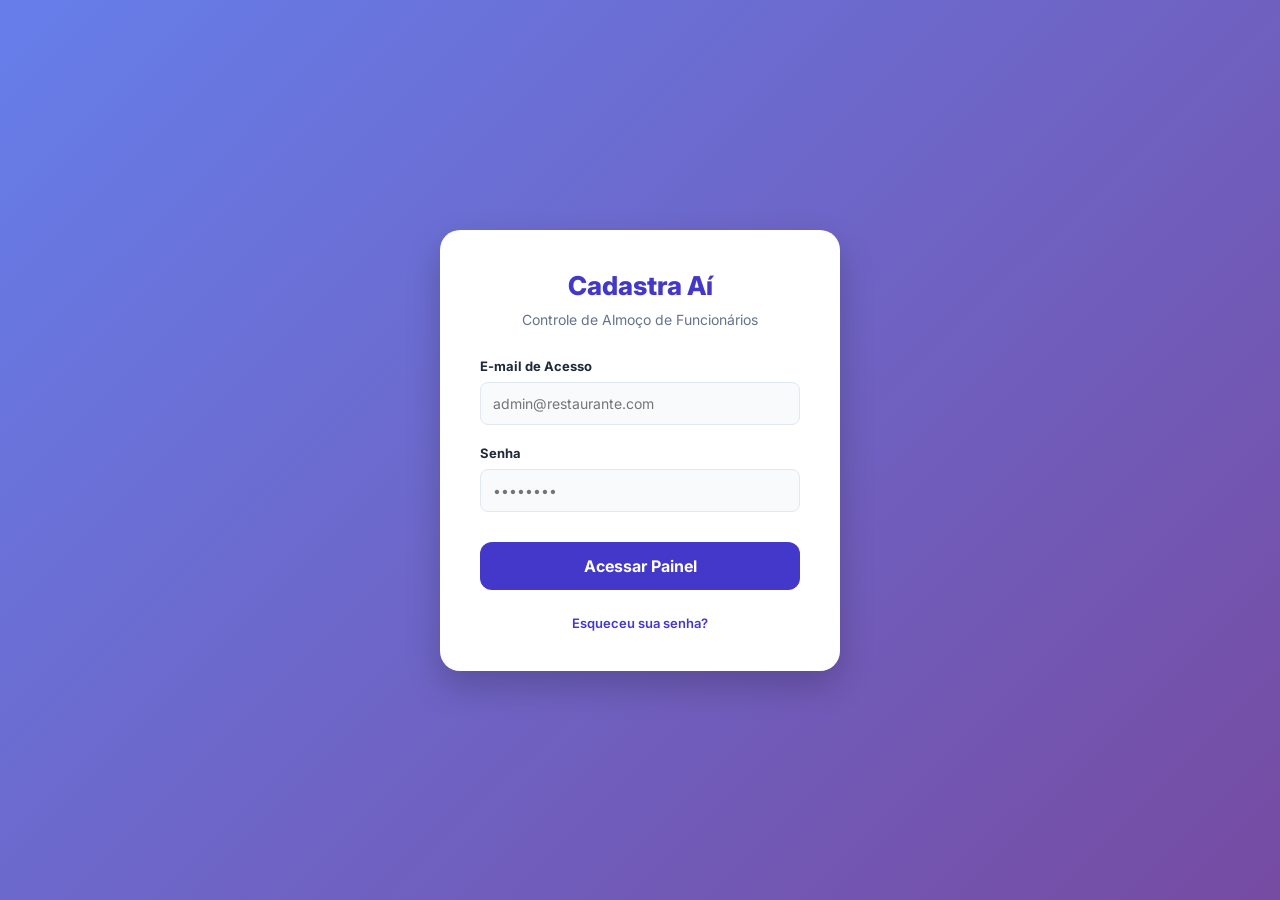
<file: index.html>
<!DOCTYPE html>
<html lang="pt-br">
<head>
    <meta charset="UTF-8">
    <meta name="viewport" content="width=device-width, initial-scale=1.0">
    <title>Login - Cadastra Aí</title>
    <link rel="stylesheet" href="dashboard.css">
    <style>
        
        body {
            display: flex;
            align-items: center;
            justify-content: center;
        }

        .login-card {
            background: white;
            padding: 40px;
            border-radius: 20px;
            box-shadow: 0 15px 35px rgba(0, 0, 0, 0.2);
            width: 100%;
            max-width: 400px;
            text-align: center;
        }

        .login-card h2 {
            color: #4338ca;
            font-weight: 800;
            margin-bottom: 10px;
            font-size: 26px;
        }

        .login-card p {
            color: #64748b;
            font-size: 14px;
            margin-bottom: 30px;
        }

        .form-group {
            text-align: left;
            margin-bottom: 20px;
        }

        .form-group label {
            display: block;
            font-size: 13px;
            font-weight: 700;
            color: #1e293b;
            margin-bottom: 8px;
        }

        .btn-login {
            width: 100%;
            padding: 14px;
            background: #4338ca;
            color: white;
            border: none;
            border-radius: 12px;
            font-size: 16px;
            font-weight: 700;
            cursor: pointer;
            transition: all 0.3s ease;
            margin-top: 10px;
        }

        .btn-login:hover {
            background: #3730a3;
            transform: translateY(-2px);
            box-shadow: 0 8px 20px rgba(67, 56, 202, 0.3);
        }

        #errorMessage {
            background: #fee2e2;
            color: #ef4444;
            padding: 12px;
            border-radius: 10px;
            border: 1px solid #fecaca;
            font-size: 13px;
            margin-top: 20px;
            display: none; 
            font-weight: 600;
        }

        .login-footer {
            margin-top: 25px;
            font-size: 13px;
        }

        .login-footer a {
            color: #4338ca;
            text-decoration: none;
            font-weight: 600;
        }
    </style>
</head>
<body>

    <div class="login-card">
        <h2>Cadastra Aí</h2>
        <p>Controle de Almoço de Funcionários</p>

        <form id="loginForm">
            <div class="form-group">
                <label for="email">E-mail de Acesso</label>
                <input type="email" id="email" placeholder="admin@restaurante.com" required 
                       style="width: 100%; padding: 12px; border-radius: 8px; border: 1px solid #e2e8f0;">
            </div>

            <div class="form-group">
                <label for="password">Senha</label>
                <input type="password" id="password" placeholder="••••••••" required
                       style="width: 100%; padding: 12px; border-radius: 8px; border: 1px solid #e2e8f0;">
            </div>

            <button type="submit" class="btn-login">Acessar Painel</button>
            
            <div id="errorMessage">
                ❌ E-mail ou senha incorretos!
            </div>
        </form>

        <div class="login-footer">
            <a href="#">Esqueceu sua senha?</a>
        </div>
    </div>

    <script>
        document.getElementById('loginForm').addEventListener('submit', function(event) {
            event.preventDefault(); 

            // credenciais Fictícias por enquanto (substituir por autenticação real no futuro)

            const emailCorreto = "admin@restaurante.com";
            const senhaCorreta = "123456";

            const emailDigitado = document.getElementById('email').value;
            const senhaDigitada = document.getElementById('password').value;
            const msgErro = document.getElementById('errorMessage');

            
            if (emailDigitado === emailCorreto && senhaDigitada === senhaCorreta) {
                
                window.location.href = "dashboard.html";
            } else {
                
                msgErro.style.display = "block";
                
             
                document.getElementById('password').value = "";
                
                
                setTimeout(() => {
                    msgErro.style.display = "none";
                }, 3000);
            }
        });
    </script>

</body>
</html>
</file>
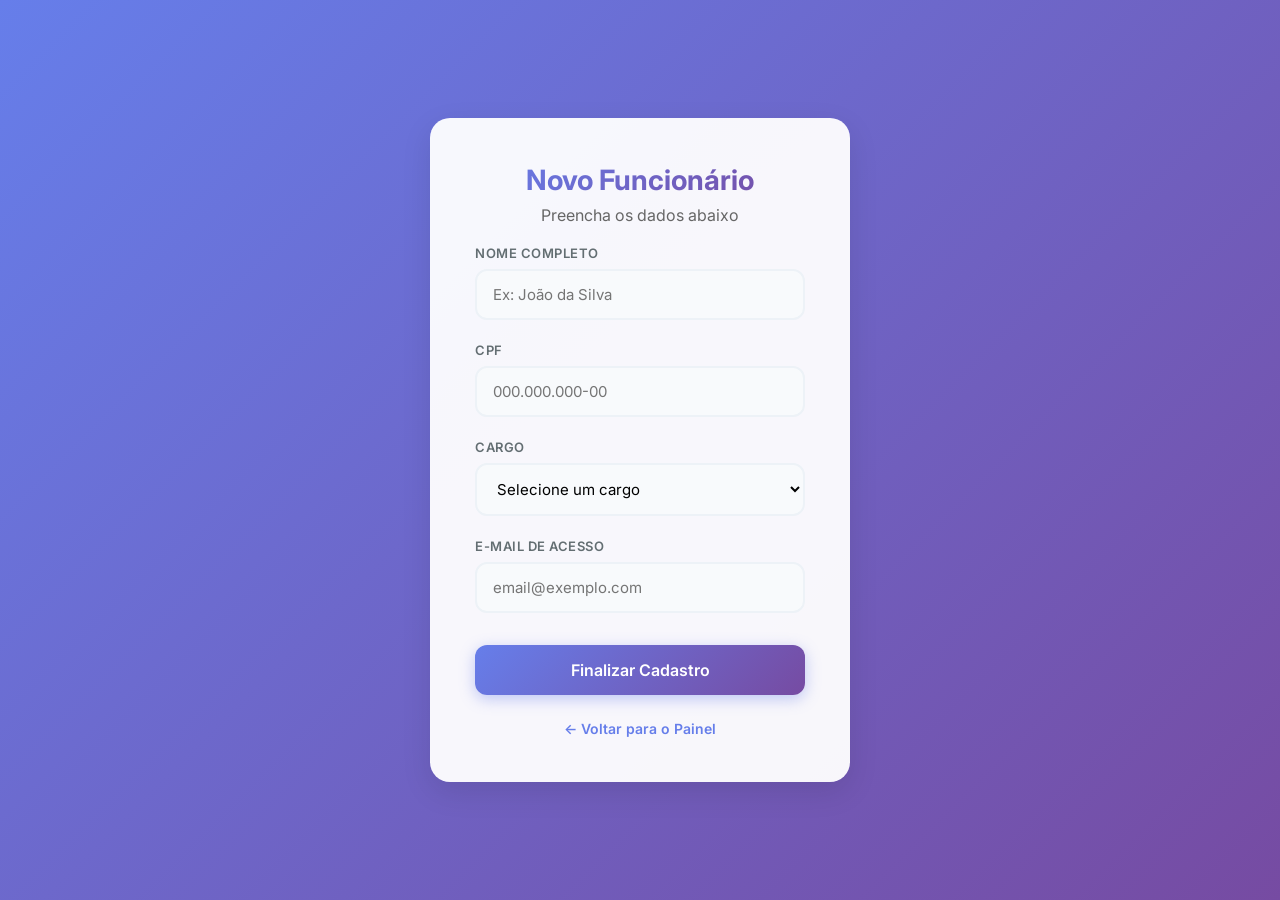
<file: cadastro-funcionario.html>
<!DOCTYPE html>
<html lang="pt-br">
<head>
    <meta charset="UTF-8">
    <meta name="viewport" content="width=device-width, initial-scale=1.0">
    <title>Cadastrar Funcionário - Cadastra Aí</title>
    <link rel="stylesheet" href="style.css">
</head>
<body>
    <div class="login-container">
        <h1>Novo Funcionário</h1>
        <p style="text-align: center; margin-bottom: 20px; color: #666;">Preencha os dados abaixo</p>
        
        <form id="employeeForm">
            <div class="form-group">
                <label for="fullName">Nome Completo</label>
                <input type="text" id="fullName" name="fullName" placeholder="Ex: João da Silva" required>
            </div>
            
            <div class="form-group">
                <label for="cpf">CPF</label>
                <input type="text" id="cpf" name="cpf" placeholder="000.000.000-00" required>
            </div>

            <div class="form-group">
                <label for="role">Cargo</label>
                <select id="role" name="role" class="custom-select" required>
                    <option value="">Selecione um cargo</option>
                    <option value="garcom">Garçom / Garçonete</option>
                    <option value="cozinheiro">Cozinheiro(a)</option>
                    <option value="caixa">Operador de Caixa</option>
                    <option value="gerente">Gerente</option>
                </select>
            </div>

            <div class="form-group">
                <label for="email">E-mail de Acesso</label>
                <input type="email" id="email" name="email" placeholder="email@exemplo.com" required>
            </div>

            <button type="submit" id="btnCadastrar">Finalizar Cadastro</button>
            
            <a href="dashboard.html" class="back-link"> ← Voltar para o Painel</a>
        </form>
    </div>

    <script src="cadastro.js"></script>
</body>
</html>
</file>
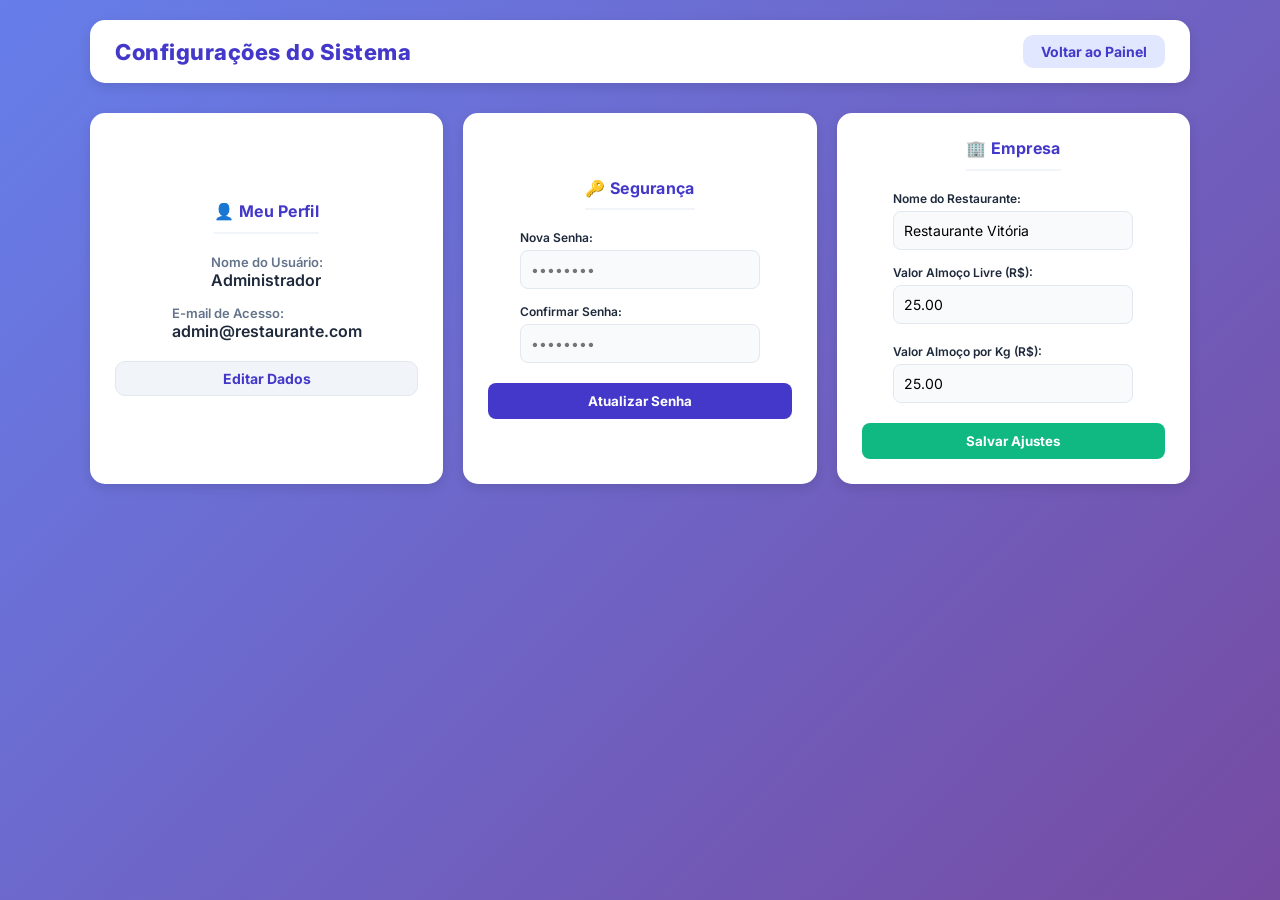
<file: configuracoes.html>
<!DOCTYPE html>
<html lang="pt-br">
<head>
    <meta charset="UTF-8">
    <meta name="viewport" content="width=device-width, initial-scale=1.0">
    <title>Configurações - Cadastra Aí</title>
    <link rel="stylesheet" href="dashboard.css">
</head>
<body>
    <div class="dashboard-container">
        <header class="dashboard-header">
            <h1>Configurações do Sistema</h1>
            <div class="user-info">
                <a href="dashboard.html" class="logout-btn">Voltar ao Painel</a>
            </div>
        </header>

        <div class="stats-grid" style="grid-template-columns: repeat(auto-fit, minmax(300px, 1fr));">
            
            <div class="stat-card" style="text-align: left; padding: 25px;">
                <h3 style="color: #4338ca; border-bottom: 2px solid #f1f5f9; padding-bottom: 10px; margin-bottom: 20px;">👤 Meu Perfil</h3>
                
                <div class="form-group" style="margin-bottom: 15px;">
                    <label style="display: block; font-size: 13px; color: #64748b; font-weight: 600;">Nome do Usuário:</label>
                    <p style="font-weight: 600; color: #1e293b;">Administrador</p>
                </div>

                <div class="form-group" style="margin-bottom: 20px;">
                    <label style="display: block; font-size: 13px; color: #64748b; font-weight: 600;">E-mail de Acesso:</label>
                    <p style="font-weight: 600; color: #1e293b;">admin@restaurante.com</p>
                </div>

                <button class="logout-btn" style="width: 100%; text-align: center; background: #f1f5f9; color: #4338ca; border: 1px solid #e2e8f0;">Editar Dados</button>
            </div>

            <div class="stat-card" style="text-align: left; padding: 25px;">
                <h3 style="color: #4338ca; border-bottom: 2px solid #f1f5f9; padding-bottom: 10px; margin-bottom: 20px;">🔑 Segurança</h3>
                
                <div style="margin-bottom: 15px;">
                    <label style="display: block; font-size: 12px; margin-bottom: 5px; font-weight: 600;">Nova Senha:</label>
                    <input type="password" placeholder="••••••••" style="width: 100%; padding: 10px; border-radius: 8px; border: 1px solid #e2e8f0; background: #f8fafc;">
                </div>

                <div style="margin-bottom: 20px;">
                    <label style="display: block; font-size: 12px; margin-bottom: 5px; font-weight: 600;">Confirmar Senha:</label>
                    <input type="password" placeholder="••••••••" style="width: 100%; padding: 10px; border-radius: 8px; border: 1px solid #e2e8f0; background: #f8fafc;">
                </div>

                <button class="btn-filter" style="width: 100%; background: #4338ca;">Atualizar Senha</button>
            </div>

            <div class="stat-card" style="text-align: left; padding: 25px;">
                <h3 style="color: #4338ca; border-bottom: 2px solid #f1f5f9; padding-bottom: 10px; margin-bottom: 20px;">🏢 Empresa</h3>
                
                <div style="margin-bottom: 15px;">
                    <label style="display: block; font-size: 12px; margin-bottom: 5px; font-weight: 600;">Nome do Restaurante:</label>
                    <input type="text" value="Restaurante Vitória" style="width: 100%; padding: 10px; border-radius: 8px; border: 1px solid #e2e8f0; background: #f8fafc;">
                </div>

                <div style="margin-bottom: 20px;">
                    <label style="display: block; font-size: 12px; margin-bottom: 5px; font-weight: 600;">Valor Almoço Livre (R$):</label>
                    <input type="number" value="25.00" style="width: 100%; padding: 10px; border-radius: 8px; border: 1px solid #e2e8f0; background: #f8fafc;">
                </div>
<div style="margin-bottom: 20px;">
                    <label style="display: block; font-size: 12px; margin-bottom: 5px; font-weight: 600;">Valor Almoço por Kg (R$):</label>
                    <input type="number" value="25.00" style="width: 100%; padding: 10px; border-radius: 8px; border: 1px solid #e2e8f0; background: #f8fafc;">
                </div>
                <button class="btn-filter" style="width: 100%;">Salvar Ajustes</button>
</file>
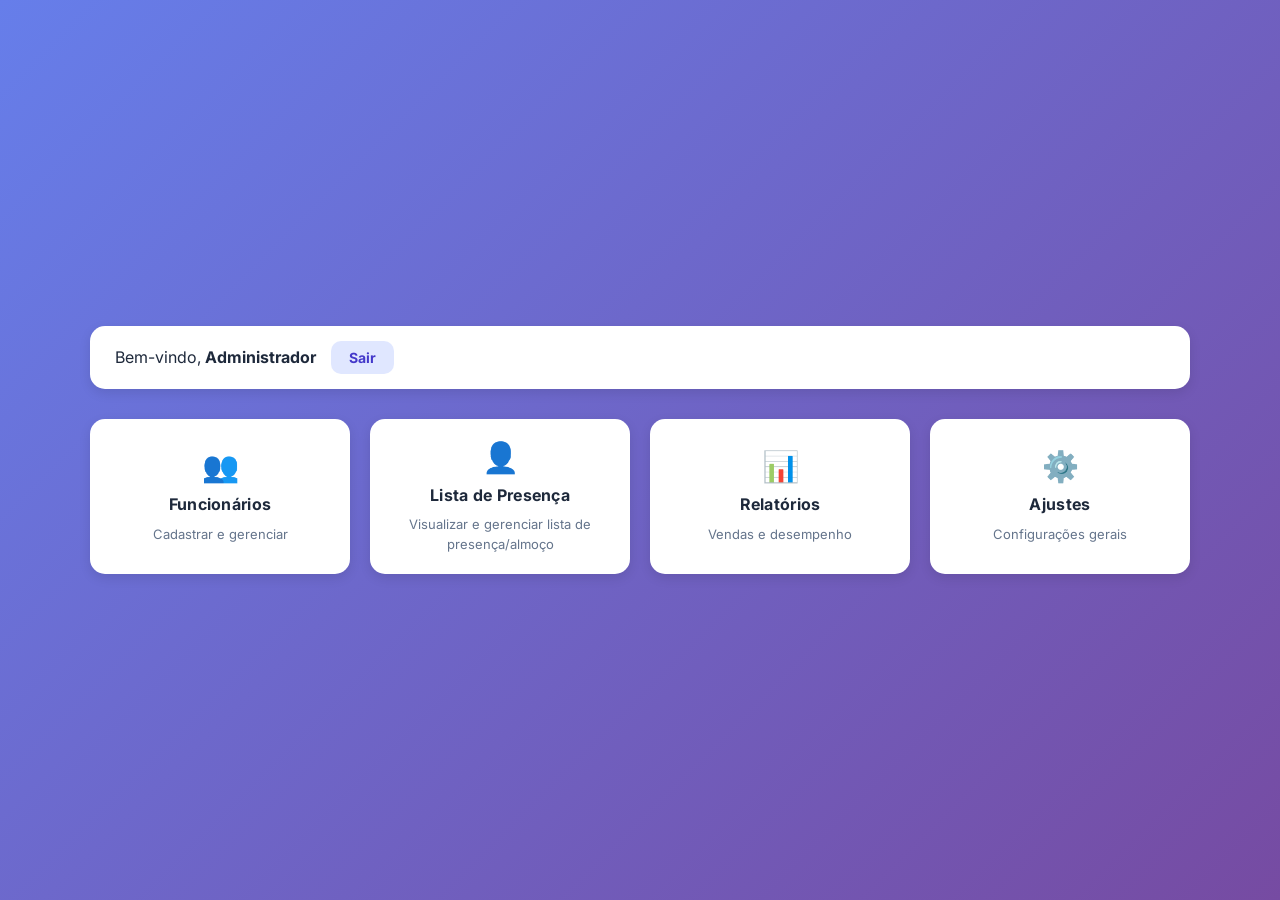
<file: dashboard.html>
<!DOCTYPE html>
<html lang="pt-br">
<head>
    <meta charset="UTF-8">
    <meta name="viewport" content="width=device-width, initial-scale=1.0">
    <title>Dashboard - Cadastra Aí</title>
    <link rel="stylesheet" href="style.css">
    <link rel="stylesheet" href="dashboard.css">
</head>
<body>
    <div class="dashboard-container">
        <header class="dashboard-header">
            <div class="user-info" style="display: flex; align-items: center; gap: 15px;">
                <span>Bem-vindo, <strong>Administrador</strong></span>
                <a href="index.html" class="logout-btn">Sair</a>
            </div>
        </header>

        <main class="dashboard-content">
            <section class="actions-grid">
    <a href="cadastro-funcionario.html" class="action-card">
        <div class="icon">👥</div>
        <h3>Funcionários</h3>
        <p>Cadastrar e gerenciar</p>
    </a>

    <a href="lista-funcionarios.html" class="action-card">
        <div class="icon">👤</div>
        <h3>Lista de Presença</h3>
        <p>Visualizar e gerenciar lista de presença/almoço</p>
    </a>

    <a href="relatorios.html" class="action-card">
        <div class="icon">📊</div>
        <h3>Relatórios</h3>
        <p>Vendas e desempenho</p>
    </a>

    <a href="configuracoes.html" class="action-card">
        <div class="icon">⚙️</div>
        <h3>Ajustes</h3>
        <p>Configurações gerais</p>
    </a>
</section>
        </main>
    </div>
</body>
</html>
</file>
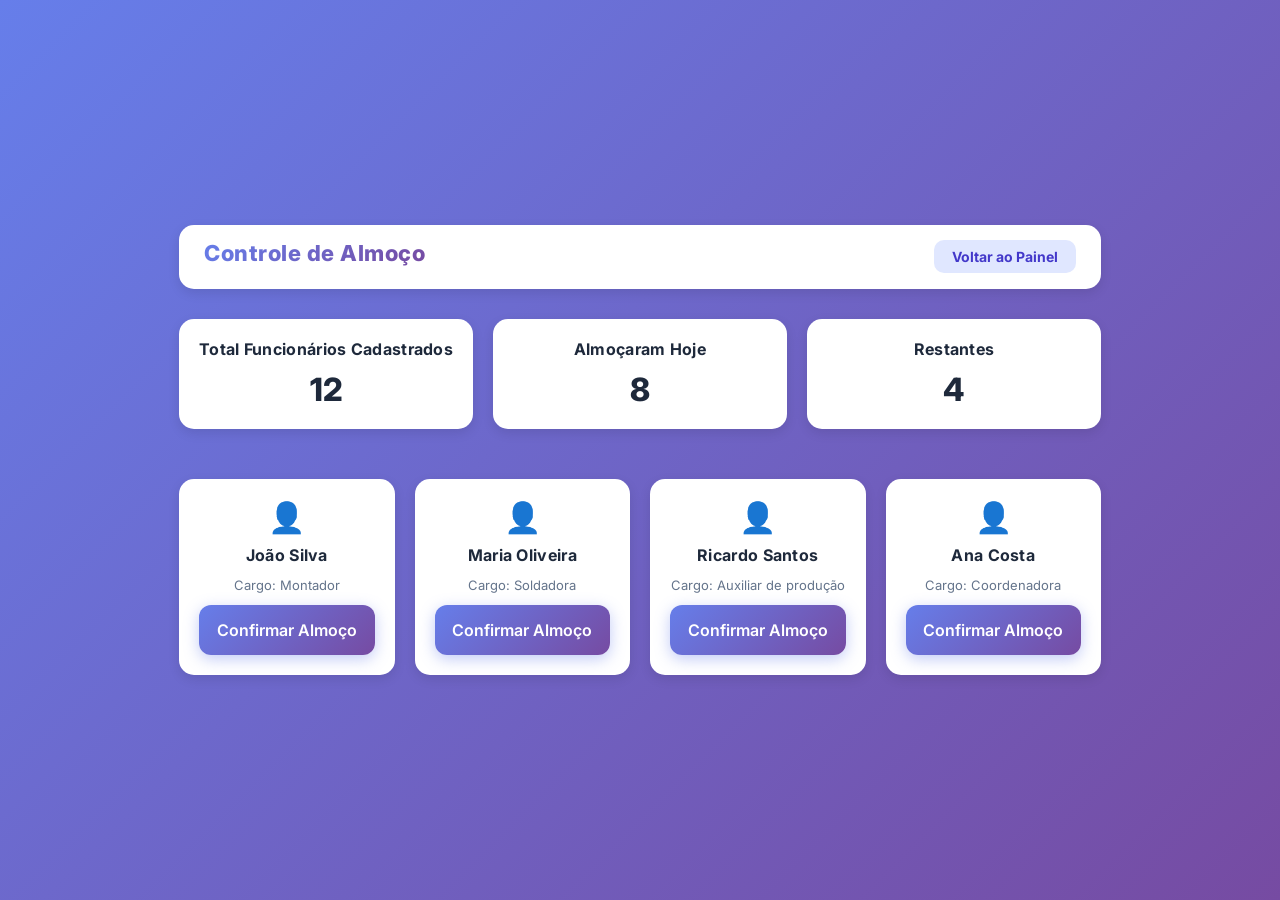
<file: lista-funcionarios.html>
<!DOCTYPE html>
<html lang="pt-br">
<head>
    <meta charset="UTF-8">
    <meta name="viewport" content="width=device-width, initial-scale=1.0">
    <title>Controle de Almoço - Cadastra Aí</title>
    <link rel="stylesheet" href="style.css">
    <link rel="stylesheet" href="dashboard.css">
</head>
<body>
    <div class="dashboard-container">
        <header class="dashboard-header">
            <h1>Controle de Almoço </h1>
            <div class="user-info">
                <a href="dashboard.html" class="logout-btn" style="background: #e0e7ff; color: #4338ca;"> Voltar ao Painel</a>
            </div>
        </header>
                   
        <div class="stats-grid">
            <div class="stat-card">
                <h3>Total Funcionários Cadastrados</h3>
                <p class="stat-number">12</p>
            </div>
            <div class="stat-card" style="border-top-color: #10b981;">
                <h3>Almoçaram Hoje</h3>
                <p class="stat-number">8</p>
            </div>
            <div class="stat-card" style="border-top-color: #f59e0b;">
                <h3>Restantes</h3>
                <p class="stat-number">4</p>
            </div>
        </div>

        <div class="actions-grid">
            <div class="action-card">
                <span class="icon">👤</span>
                <h3>João Silva</h3>
                <p>Cargo: Montador</p>
                <button class="btn-checkin" onclick="confirmarAlmoco(this)">Confirmar Almoço</button>
            </div>

            <div class="action-card">
                <span class="icon">👤</span>
                <h3>Maria Oliveira</h3>
                <p>Cargo: Soldadora</p>
                <button class="btn-checkin" onclick="confirmarAlmoco(this)">Confirmar Almoço</button>
            </div>

            <div class="action-card">
                <span class="icon">👤</span>
                <h3>Ricardo Santos</h3>
                <p>Cargo: Auxiliar de produção</p>
                <button class="btn-checkin" onclick="confirmarAlmoco(this)">Confirmar Almoço</button>
            </div>

            <div class="action-card">
                <span class="icon">👤</span>
                <h3>Ana Costa</h3>
                <p>Cargo: Coordenadora</p>
                <button class="btn-checkin" onclick="confirmarAlmoco(this)">Confirmar Almoço</button>
            </div>
        </div>
    </div>
        
    <script>
        function confirmarAlmoco(btn) {
            btn.innerHTML = "✅ Confirmado";
            btn.style.background = "#10b981";
            btn.disabled = true;
        }
    </script>
</body>
</html>
</file>
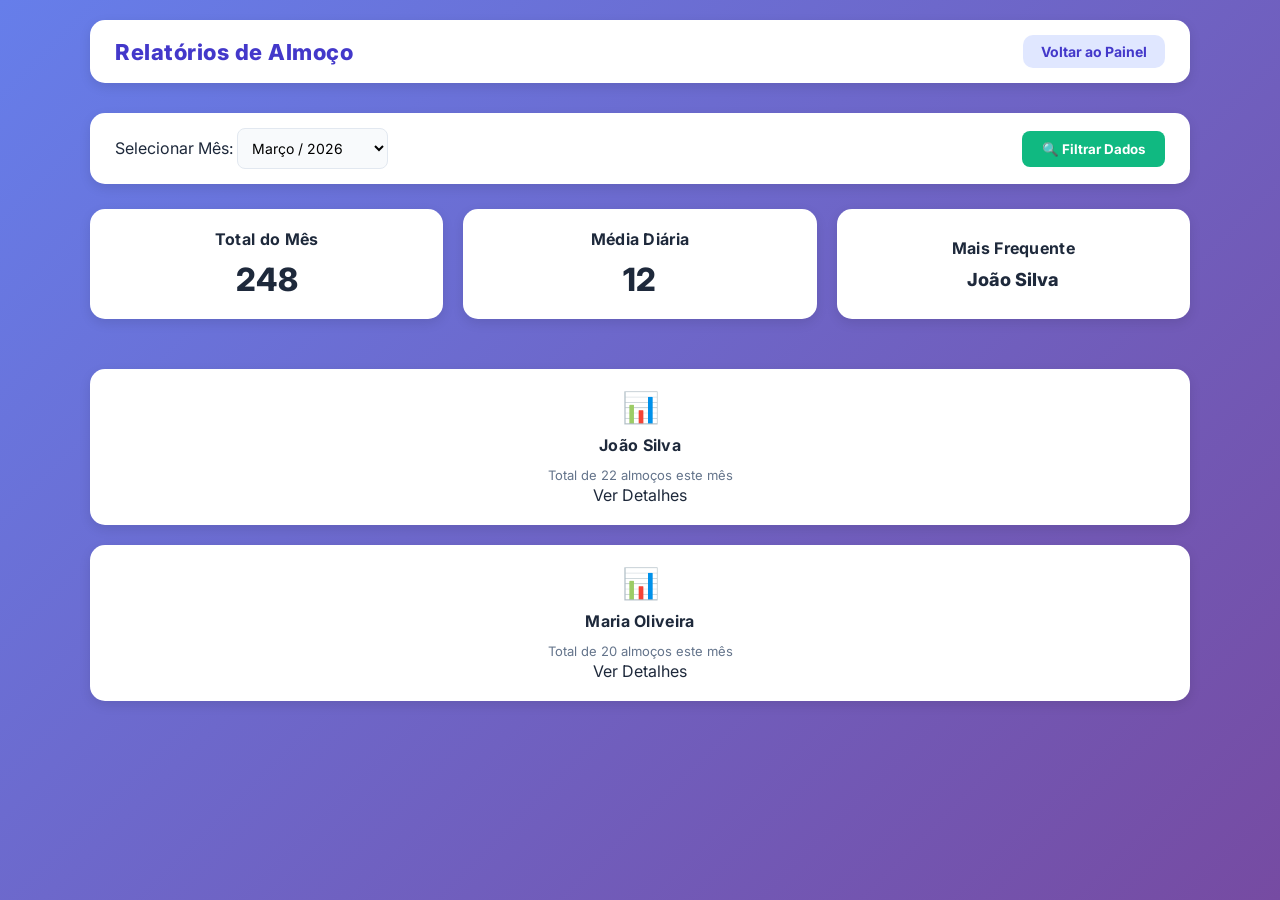
<file: relatorios.html>
<!DOCTYPE html>
<html lang="pt-br">
<head>
    <meta charset="UTF-8">
    <meta name="viewport" content="width=device-width, initial-scale=1.0">
    <title>Relatórios - Cadastra Aí</title>
    <link rel="stylesheet" href="dashboard.css">
</head>
<body>
    <div class="dashboard-container">
        <header class="dashboard-header">
            <h1>Relatórios de Almoço</h1>
            <div class="user-info">
                <a href="dashboard.html" class="logout-btn">Voltar ao Painel</a>
            </div>
        </header>

        <div class="filter-container">
            <div class="filter-group">
                <label>Selecionar Mês:</label>
                <select class="custom-select">
                    <option value="03">Março / 2026</option>
                    <option value="02">Fevereiro / 2026</option>
                    <option value="01">Janeiro / 2026</option>
                </select>
            </div>
            <button class="btn-filter">🔍 Filtrar Dados</button>
        </div>

        <div class="stats-grid">
            <div class="stat-card">
                <h3>Total do Mês</h3>
                <p class="stat-number">248</p>
            </div>
            <div class="stat-card">
                <h3>Média Diária</h3>
                <p class="stat-number">12</p>
            </div>
            <div class="stat-card">
                <h3>Mais Frequente</h3>
                <p class="stat-number" style="font-size: 18px;">João Silva</p>
            </div>
        </div>

        <div class="actions-grid" style="grid-template-columns: 1fr;">
            <div class="action-card report-row">
                <div class="report-info">
                    <span class="icon">📊</span>
                    <div>
                        <h3>João Silva</h3>
                        <p>Total de 22 almoços este mês</p>
                    </div>
                </div>
                <span class="report-link">Ver Detalhes</span>
            </div>

            <div class="action-card report-row">
                <div class="report-info">
                    <span class="icon">📊</span>
                    <div>
                        <h3>Maria Oliveira</h3>
                        <p>Total de 20 almoços este mês</p>
                    </div>
                </div>
                <span class="report-link">Ver Detalhes</span>
            </div>
        </div>
    </div>
</body>
</html>
</file>
<file: dashboard.css>
@import url('https://fonts.googleapis.com/css2?family=Inter:wght@400;600;700;800&display=swap');


:root {
    --primary: #4338ca;
    --primary-light: #e0e7ff;
    --success: #10b981;
    --bg-gradient: linear-gradient(135deg, #667eea 0%, #764ba2 100%);
    --white: #ffffff;
    --text-dark: #1e293b;
    --text-muted: #64748b;
    --shadow: 0 4px 12px rgba(0, 0, 0, 0.1);
}


* {
    margin: 0;
    padding: 0;
    box-sizing: border-box;
    font-family: 'Inter', sans-serif;
}

body {
    background: var(--bg-gradient);
    min-height: 100vh;
    padding: 20px;
    color: var(--text-dark);
}

.dashboard-container {
    max-width: 1100px;
    margin: 0 auto;
}


.dashboard-header {
    display: flex;
    justify-content: space-between; 
    align-items: center;
    background: var(--white);
    padding: 15px 25px;
    border-radius: 15px;
    box-shadow: var(--shadow);
    margin-bottom: 30px;
}

.dashboard-header h1 {
    font-size: 22px;
    color: var(--primary);
    font-weight: 800;
    letter-spacing: 0.5px;
}


.logout-btn {
    padding: 8px 18px;
    background: var(--primary-light);
    color: var(--primary);
    text-decoration: none !important;
    border-radius: 10px;
    font-size: 14px;
    font-weight: 700;
    transition: all 0.3s ease;
    display: inline-block;
    border: none;
    cursor: pointer;
}

.logout-btn:hover {
    background: var(--primary);
    color: var(--white);
    transform: translateY(-1px);
}


.stats-grid {
    display: grid;
    grid-template-columns: repeat(3, 1fr);
    gap: 20px;
    margin-bottom: 50px; 
}

.actions-grid {
    display: grid;
    grid-template-columns: repeat(4, 1fr);
    gap: 20px;
}


.stat-card, .action-card {
    background: var(--white) !important;
    padding: 20px;
    border-radius: 15px;
    box-shadow: var(--shadow);
    text-align: center;
    text-decoration: none !important; 
    color: var(--text-dark) !important;
    display: flex;
    flex-direction: column;
    align-items: center;
    justify-content: center;
    transition: transform 0.2s ease;
}

.action-card:hover {
    transform: translateY(-4px);
}


.stat-card h3, .action-card h3 {
    font-size: 16px;
    font-weight: 700;
    margin-bottom: 10px;
    letter-spacing: 0.3px;
    line-height: 1.3;
}

.stat-number {
    font-size: 32px;
    font-weight: 800;
    color: var(--text-dark);
}

.action-card p {
    font-size: 13px;
    color: var(--text-muted);
    line-height: 1.5; 
}

.icon {
    font-size: 30px;
    margin-bottom: 10px;
    display: block;
}


.filter-container {
    background: var(--white);
    padding: 15px 25px;
    border-radius: 15px;
    margin-bottom: 25px;
    display: flex;
    justify-content: space-between;
    align-items: center;
    box-shadow: var(--shadow);
}

.custom-select, input {
    padding: 10px;
    border-radius: 8px;
    border: 1px solid #e2e8f0;
    background: #f8fafc;
    outline: none;
    font-size: 14px;
}

.btn-filter {
    background: var(--success);
    color: white;
    border: none;
    padding: 10px 20px;
    border-radius: 8px;
    font-weight: 700;
    cursor: pointer;
    transition: opacity 0.2s;
}

.btn-filter:hover {
    opacity: 0.9;
}


@media (max-width: 900px) {
    .actions-grid { grid-template-columns: repeat(2, 1fr); }
}

@media (max-width: 600px) {
    .stats-grid, .actions-grid { grid-template-columns: 1fr; }
    .dashboard-header { flex-direction: column; text-align: center; gap: 15px; }
}
</file>
<file: style.css>
@import url('https://fonts.googleapis.com/css2?family=Inter:wght@300;400;600;700&display=swap');

:root {
    --primary-color: #667eea;
    --secondary-color: #764ba2;
    --accent-color: #62A8AC;
    --bg-gradient: linear-gradient(135deg, #667eea 0%, #764ba2 100%);
    --glass-bg: rgba(255, 255, 255, 0.95);
    --text-main: #2d3436;
    --text-light: #636e72;
    --shadow-soft: 0 10px 30px rgba(0, 0, 0, 0.1);
}

* {
    margin: 0;
    padding: 0;
    box-sizing: border-box;
    font-family: 'Inter', sans-serif;
}

body {
    background: var(--bg-gradient);
    min-height: 100vh;
    display: flex;
    justify-content: center;
    align-items: center;
    padding: 20px;
    color: var(--text-main);
}


.login-container {
    background: var(--glass-bg);
    padding: 45px;
    border-radius: 20px;
    box-shadow: var(--shadow-soft);
    width: 100%;
    max-width: 420px;
    transform: translateY(0);
    transition: transform 0.3s ease, box-shadow 0.3s ease;
}

.login-container:hover {
    transform: translateY(-5px);
    box-shadow: 0 15px 40px rgba(0, 0, 0, 0.15);
}

h1 {
    font-size: 28px;
    font-weight: 700;
    text-align: center;
    margin-bottom: 8px;
    background: var(--bg-gradient);
    -webkit-background-clip: text;
    background-clip: text;
    -webkit-text-fill-color: transparent;
}

p.subtitle {
    text-align: center;
    font-size: 14px;
    color: var(--text-light);
    margin-bottom: 30px;
}


.form-group {
    margin-bottom: 22px;
}

label {
    display: block;
    margin-bottom: 8px;
    font-size: 13px;
    font-weight: 600;
    text-transform: uppercase;
    letter-spacing: 0.5px;
    color: var(--text-light);
}

input, .custom-select {
    width: 100%;
    padding: 14px 16px;
    border: 2px solid #edf2f7;
    border-radius: 12px;
    font-size: 15px;
    background-color: #f8fafc;
    transition: all 0.2s ease-in-out;
}

input:focus, .custom-select:focus {
    outline: none;
    border-color: var(--primary-color);
    background-color: #fff;
    box-shadow: 0 0 0 4px rgba(102, 126, 234, 0.1);
}


button {
    width: 100%;
    padding: 15px;
    background: var(--bg-gradient);
    color: white;
    border: none;
    border-radius: 12px;
    font-size: 16px;
    font-weight: 600;
    cursor: pointer;
    box-shadow: 0 4px 15px rgba(102, 126, 234, 0.4);
    transition: all 0.3s ease;
    margin-top: 10px;
}

button:hover {
    filter: brightness(1.1);
    box-shadow: 0 6px 20px rgba(102, 126, 234, 0.6);
    transform: scale(1.02);
}

button:active {
    transform: scale(0.98);
}

.back-link {
    display: block;
    text-align: center;
    margin-top: 25px;
    color: var(--primary-color);
    text-decoration: none;
    font-size: 14px;
    font-weight: 600;
    transition: color 0.2s;
}

.back-link:hover {
    color: var(--secondary-color);
}

@media (max-width: 480px) {
    .login-container {
        padding: 30px 20px;
    }
}
</file>
